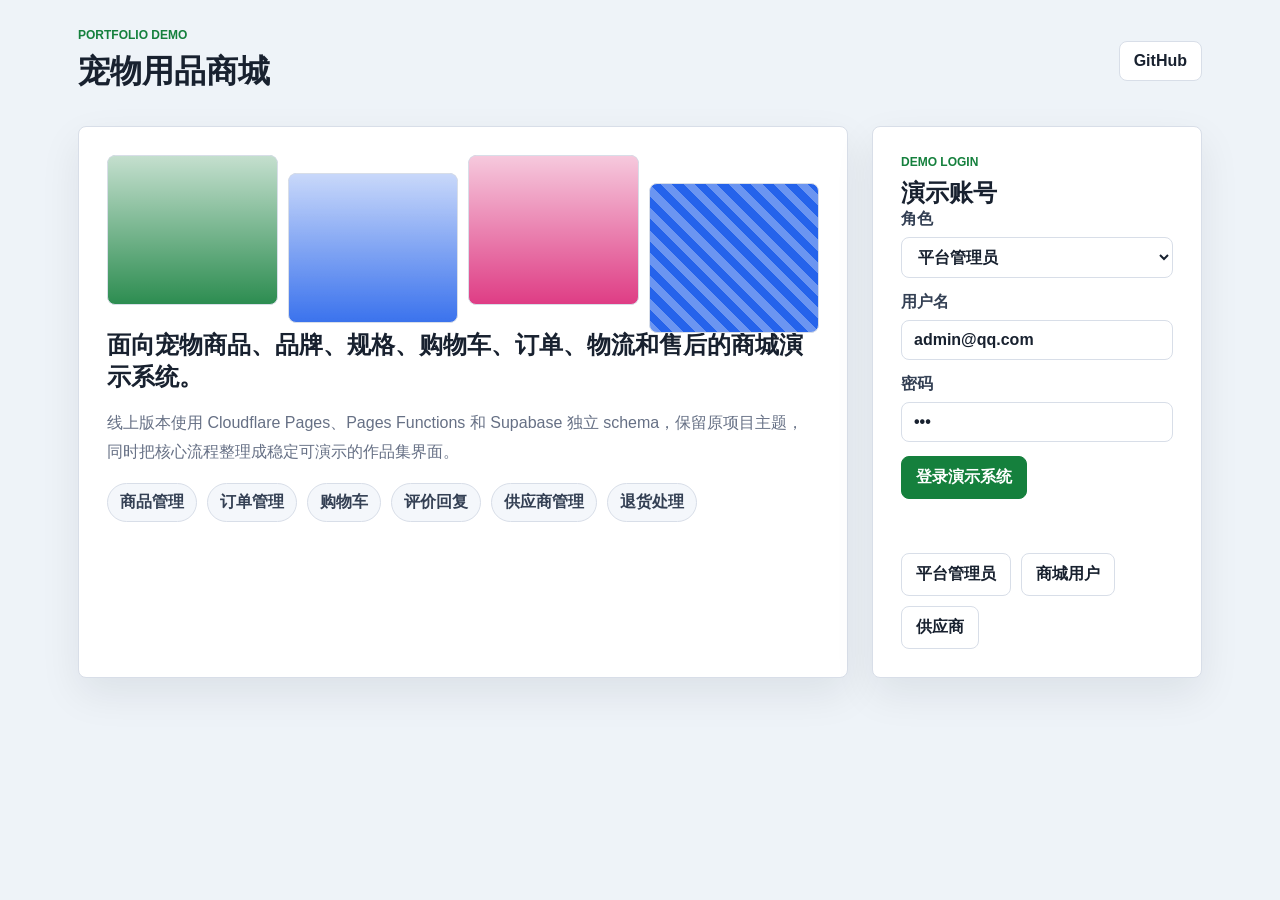
<file: site/index.html>
<!doctype html>
<html lang="zh-CN">
<head>
  <meta charset="utf-8" />
  <meta name="viewport" content="width=device-width, initial-scale=1" />
  <title>宠物用品商城</title>
  <link rel="stylesheet" href="./styles.css" />
</head>
<body>
  <div id="publicView" class="shell">
    <header class="topbar">
      <div>
        <p class="eyebrow">Portfolio Demo</p>
        <h1>宠物用品商城</h1>
      </div>
      <a class="ghost-link" href="https://github.com/Nemo-netone/ot-animal-shop" target="_blank" rel="noreferrer">GitHub</a>
    </header>

    <main class="landing">
      <section class="intro-panel">
        <div class="visual-board" aria-hidden="true">
          <span></span><span></span><span></span><span></span>
        </div>
        <h2>面向宠物商品、品牌、规格、购物车、订单、物流和售后的商城演示系统。</h2>
        <p>线上版本使用 Cloudflare Pages、Pages Functions 和 Supabase 独立 schema，保留原项目主题，同时把核心流程整理成稳定可演示的作品集界面。</p>
        <div class="module-pills" id="modulePills"></div>
      </section>

      <section class="login-panel" id="login">
        <div class="panel-heading">
          <p class="eyebrow">Demo Login</p>
          <h2>演示账号</h2>
        </div>
        <form id="loginForm">
          <label>角色
            <select id="role"></select>
          </label>
          <label>用户名
            <input id="username" autocomplete="username" required />
          </label>
          <label>密码
            <input id="password" type="password" autocomplete="current-password" required />
          </label>
          <button class="primary-button" type="submit">登录演示系统</button>
          <p class="form-message" id="loginMessage"></p>
        </form>
        <div class="quick-logins" id="quickLogins"></div>
      </section>
    </main>
  </div>

  <div id="appView" class="app" hidden>
    <aside class="sidebar">
      <div class="brand-block">
        <p class="eyebrow">Workspace</p>
        <h2>宠物用品商城</h2>
        <span id="roleText"></span>
      </div>
      <nav id="moduleNav"></nav>
      <button id="logoutButton" class="secondary-button" type="button">退出登录</button>
    </aside>

    <main class="workspace">
      <header class="workspace-header">
        <div>
          <p class="eyebrow">Main Branch Demo</p>
          <h1 id="pageTitle">工作台</h1>
        </div>
        <div class="toolbar">
          <input id="searchInput" placeholder="搜索当前模块" />
          <button id="refreshButton" type="button">刷新</button>
          <button id="addButton" class="primary-button" type="button">新增</button>
        </div>
      </header>

      <section id="dashboard" class="dashboard"></section>
      <section id="modulePanel" class="module-panel" hidden>
        <div class="module-heading">
          <div>
            <h2 id="moduleTitle"></h2>
            <p id="moduleSummary"></p>
          </div>
          <span id="recordCount"></span>
        </div>
        <div class="table-wrap">
          <table>
            <thead id="tableHead"></thead>
            <tbody id="tableBody"></tbody>
          </table>
        </div>
      </section>
    </main>
  </div>

  <dialog id="editDialog">
    <form id="editForm" method="dialog">
      <div class="dialog-head">
        <h2 id="dialogTitle">编辑</h2>
        <button id="closeDialogButton" type="button" aria-label="关闭">×</button>
      </div>
      <div class="form-grid" id="formFields"></div>
      <div class="dialog-actions">
        <button id="cancelEditButton" type="button">取消</button>
        <button class="primary-button" type="submit">保存</button>
      </div>
    </form>
  </dialog>

  <script src="./config.js"></script>
  <script src="./app.js"></script>
</body>
</html>
</file>
<file: site/styles.css>
* {
  box-sizing: border-box;
}

:root {
  --primary: #15803d;
  --secondary: #2563eb;
  --accent: #db2777;
  --ink: #18212f;
  --muted: #667085;
  --line: #d8dee8;
  --surface: #ffffff;
  --soft: #f4f7fb;
  font-family: Inter, "Microsoft YaHei", "PingFang SC", Arial, sans-serif;
}

body {
  margin: 0;
  min-height: 100vh;
  color: var(--ink);
  background: #eef3f8;
}

[hidden] {
  display: none !important;
}

button,
input,
select,
textarea {
  font: inherit;
}

button {
  cursor: pointer;
}

.shell {
  max-width: 1180px;
  margin: 0 auto;
  padding: 28px;
}

.topbar,
.workspace-header,
.module-heading,
.dialog-head {
  display: flex;
  align-items: center;
  justify-content: space-between;
  gap: 16px;
}

.topbar h1,
.workspace-header h1,
.brand-block h2,
.panel-heading h2,
.intro-panel h2 {
  margin: 0;
  letter-spacing: 0;
}

.eyebrow {
  margin: 0 0 8px;
  color: var(--primary);
  font-size: 12px;
  font-weight: 800;
  text-transform: uppercase;
}

.ghost-link,
button,
.primary-button,
.secondary-button {
  border: 1px solid var(--line);
  border-radius: 8px;
  padding: 10px 14px;
  background: #fff;
  color: var(--ink);
  text-decoration: none;
  font-weight: 700;
}

.primary-button {
  border-color: var(--primary);
  background: var(--primary);
  color: #fff;
}

.secondary-button {
  width: 100%;
}

.landing {
  display: grid;
  grid-template-columns: minmax(0, 1.4fr) minmax(320px, 0.6fr);
  gap: 24px;
  align-items: stretch;
  margin-top: 32px;
}

.intro-panel,
.login-panel,
.module-panel,
.flow-card,
.stat-card,
dialog {
  border: 1px solid var(--line);
  border-radius: 8px;
  background: var(--surface);
  box-shadow: 0 16px 40px rgba(16, 24, 40, 0.08);
}

.intro-panel,
.login-panel {
  padding: 28px;
}

.intro-panel p {
  max-width: 760px;
  color: var(--muted);
  line-height: 1.8;
}

.visual-board {
  display: grid;
  grid-template-columns: repeat(4, minmax(0, 1fr));
  gap: 10px;
  min-height: 150px;
  margin-bottom: 24px;
}

.visual-board span {
  border-radius: 8px;
  border: 1px solid var(--line);
  background:
    linear-gradient(180deg, rgba(255,255,255,0.75), rgba(255,255,255,0.1)),
    var(--primary);
}

.visual-board span:nth-child(2) {
  background:
    linear-gradient(180deg, rgba(255,255,255,0.75), rgba(255,255,255,0.1)),
    var(--secondary);
  transform: translateY(18px);
}

.visual-board span:nth-child(3) {
  background:
    linear-gradient(180deg, rgba(255,255,255,0.75), rgba(255,255,255,0.1)),
    var(--accent);
}

.visual-board span:nth-child(4) {
  background:
    repeating-linear-gradient(45deg, rgba(255,255,255,0.32) 0 8px, transparent 8px 16px),
    var(--secondary);
  transform: translateY(28px);
}

.module-pills,
.quick-logins,
.toolbar,
.actions {
  display: flex;
  flex-wrap: wrap;
  gap: 10px;
}

.module-pills span {
  border: 1px solid var(--line);
  border-radius: 999px;
  padding: 8px 12px;
  background: var(--soft);
  color: #344054;
  font-weight: 700;
}

form label {
  display: grid;
  gap: 7px;
  margin-bottom: 14px;
  color: #344054;
  font-weight: 700;
}

input,
select,
textarea {
  width: 100%;
  border: 1px solid var(--line);
  border-radius: 8px;
  padding: 10px 12px;
  background: #fff;
  color: var(--ink);
}

textarea {
  min-height: 96px;
  resize: vertical;
}

.form-message {
  min-height: 22px;
  color: #b42318;
}

.app {
  display: grid;
  grid-template-columns: 280px minmax(0, 1fr);
  min-height: 100vh;
}

.sidebar {
  display: flex;
  flex-direction: column;
  gap: 18px;
  padding: 22px;
  border-right: 1px solid var(--line);
  background: #fff;
}

.brand-block {
  border-bottom: 1px solid var(--line);
  padding-bottom: 18px;
}

.brand-block span {
  display: block;
  margin-top: 10px;
  color: var(--muted);
}

nav {
  display: grid;
  gap: 8px;
  overflow: auto;
}

nav button {
  display: grid;
  gap: 4px;
  text-align: left;
}

nav button.active {
  border-color: var(--primary);
  background: color-mix(in srgb, var(--primary) 9%, white);
  color: var(--primary);
}

nav small {
  color: var(--muted);
}

.workspace {
  min-width: 0;
  padding: 24px;
}

.workspace-header {
  margin-bottom: 22px;
}

.toolbar input {
  width: 220px;
}

.dashboard {
  display: grid;
  gap: 18px;
}

.stats {
  display: grid;
  grid-template-columns: repeat(4, minmax(0, 1fr));
  gap: 14px;
}

.stat-card {
  padding: 18px;
}

.stat-card strong {
  display: block;
  font-size: 32px;
  color: var(--primary);
}

.stat-card span {
  color: var(--muted);
  font-weight: 700;
}

.flow-card,
.module-panel {
  padding: 20px;
}

.flow-grid {
  display: grid;
  grid-template-columns: repeat(3, minmax(0, 1fr));
  gap: 14px;
}

.flow-item {
  border: 1px solid var(--line);
  border-radius: 8px;
  padding: 14px;
  background: var(--soft);
}

.flow-item strong,
.flow-item span {
  display: block;
}

.flow-item span {
  margin-top: 6px;
  color: var(--muted);
}

.table-wrap {
  overflow: auto;
  border: 1px solid var(--line);
  border-radius: 8px;
}

table {
  width: 100%;
  border-collapse: collapse;
  min-width: 760px;
}

th,
td {
  border-bottom: 1px solid var(--line);
  padding: 12px;
  text-align: left;
  vertical-align: top;
}

th {
  background: var(--soft);
  font-size: 13px;
}

td {
  color: #344054;
}

dialog {
  width: min(760px, calc(100vw - 28px));
  border: 1px solid var(--line);
  padding: 0;
}

dialog::backdrop {
  background: rgba(15, 23, 42, 0.42);
}

dialog form {
  padding: 20px;
}

.dialog-head {
  margin-bottom: 16px;
}

.dialog-head button {
  width: 38px;
  height: 38px;
  padding: 0;
}

.form-grid {
  display: grid;
  grid-template-columns: repeat(2, minmax(0, 1fr));
  gap: 14px;
}

.form-grid .full {
  grid-column: 1 / -1;
}

.dialog-actions {
  display: flex;
  justify-content: flex-end;
  gap: 10px;
  margin-top: 18px;
}

@media (max-width: 860px) {
  .shell {
    padding: 18px;
  }

  .landing,
  .app,
  .stats,
  .flow-grid {
    grid-template-columns: 1fr;
  }

  .sidebar {
    border-right: 0;
    border-bottom: 1px solid var(--line);
  }

  .workspace {
    padding: 18px;
  }

  .workspace-header,
  .topbar {
    align-items: flex-start;
    flex-direction: column;
  }

  .toolbar input {
    width: 100%;
  }

  .form-grid {
    grid-template-columns: 1fr;
  }
}
</file>
